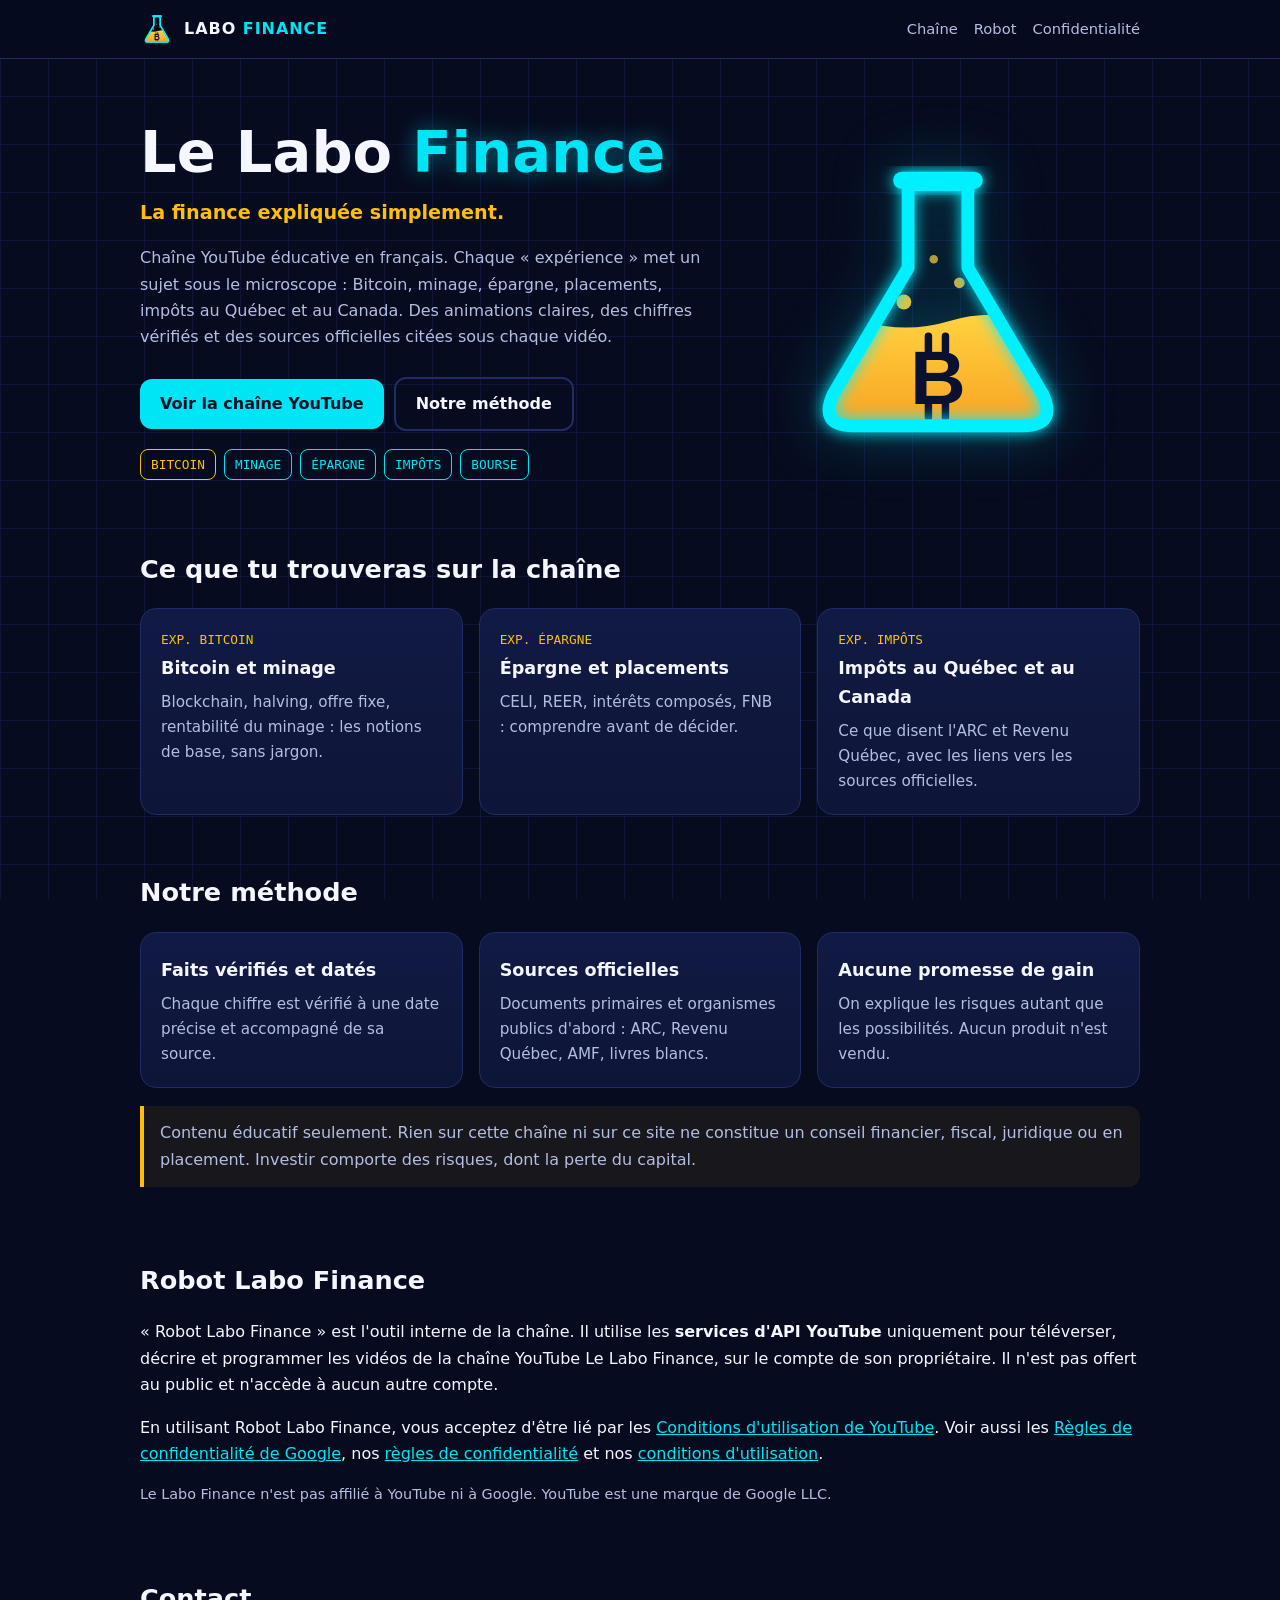
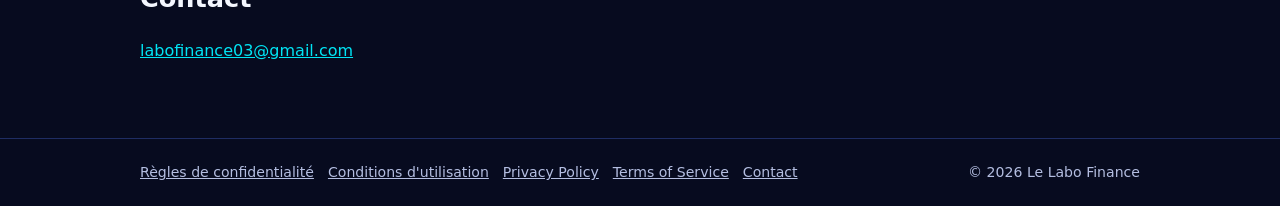
<file: index.html>
<!DOCTYPE html>
<html lang="fr">
<head>
<meta charset="utf-8">
<meta name="viewport" content="width=device-width, initial-scale=1">
<title>Le Labo Finance — La finance expliquée simplement</title>
<meta name="description" content="Le Labo Finance : la finance, le Bitcoin, le minage, l'épargne et les impôts expliqués simplement, avec des sources vérifiées.">
<link rel="icon" href="logo.svg" type="image/svg+xml">
<link rel="stylesheet" href="style.css">
</head>
<body>
<header class="top"><div class="in"><a class="brand" href="./"><img src="logo.svg" alt=""><b>LABO <span>FINANCE</span></b></a><nav><a href="./#chaine">Chaîne</a><a href="./#robot">Robot</a><a href="confidentialite.html">Confidentialité</a></nav></div></header>
<main>
<div class="hero">
 <div>
  <h1>Le Labo <span>Finance</span></h1>
  <p class="lead">La finance expliquée simplement.</p>
  <p>Chaîne YouTube éducative en français. Chaque « expérience » met un sujet sous le microscope : Bitcoin, minage, épargne, placements, impôts au Québec et au Canada. Des animations claires, des chiffres vérifiés et des sources officielles citées sous chaque vidéo.</p>
  <a class="btn p" href="https://www.youtube.com/@LeLaboFinance">Voir la chaîne YouTube</a><a class="btn s" href="#methode">Notre méthode</a>
  <div class="chips"><span class="chip g">BITCOIN</span><span class="chip">MINAGE</span><span class="chip">ÉPARGNE</span><span class="chip">IMPÔTS</span><span class="chip">BOURSE</span></div>
 </div>
 <img src="logo.svg" alt="Logo du Labo Finance : une fiole de laboratoire contenant le symbole du Bitcoin">
</div>
<section id="chaine">
 <h2>Ce que tu trouveras sur la chaîne</h2>
 <div class="cards">
  <div class="card"><div class="k">EXP. BITCOIN</div><h3>Bitcoin et minage</h3><p>Blockchain, halving, offre fixe, rentabilité du minage : les notions de base, sans jargon.</p></div>
  <div class="card"><div class="k">EXP. ÉPARGNE</div><h3>Épargne et placements</h3><p>CELI, REER, intérêts composés, FNB : comprendre avant de décider.</p></div>
  <div class="card"><div class="k">EXP. IMPÔTS</div><h3>Impôts au Québec et au Canada</h3><p>Ce que disent l'ARC et Revenu Québec, avec les liens vers les sources officielles.</p></div>
 </div>
</section>
<section id="methode">
 <h2>Notre méthode</h2>
 <div class="cards">
  <div class="card"><h3>Faits vérifiés et datés</h3><p>Chaque chiffre est vérifié à une date précise et accompagné de sa source.</p></div>
  <div class="card"><h3>Sources officielles</h3><p>Documents primaires et organismes publics d'abord : ARC, Revenu Québec, AMF, livres blancs.</p></div>
  <div class="card"><h3>Aucune promesse de gain</h3><p>On explique les risques autant que les possibilités. Aucun produit n'est vendu.</p></div>
 </div>
 <p class="note" style="margin-top:18px">Contenu éducatif seulement. Rien sur cette chaîne ni sur ce site ne constitue un conseil financier, fiscal, juridique ou en placement. Investir comporte des risques, dont la perte du capital.</p>
</section>
<section id="robot">
 <h2>Robot Labo Finance</h2>
 <p>« Robot Labo Finance » est l'outil interne de la chaîne. Il utilise les <strong>services d'API YouTube</strong> uniquement pour téléverser, décrire et programmer les vidéos de la chaîne YouTube Le Labo Finance, sur le compte de son propriétaire. Il n'est pas offert au public et n'accède à aucun autre compte.</p>
 <p>En utilisant Robot Labo Finance, vous acceptez d'être lié par les <a href="https://www.youtube.com/t/terms">Conditions d'utilisation de YouTube</a>. Voir aussi les <a href="https://policies.google.com/privacy">Règles de confidentialité de Google</a>, nos <a href="confidentialite.html">règles de confidentialité</a> et nos <a href="conditions.html">conditions d'utilisation</a>.</p>
 <p style="color:var(--soft);font-size:.9rem">Le Labo Finance n'est pas affilié à YouTube ni à Google. YouTube est une marque de Google LLC.</p>
</section>
<section id="contact">
 <h2>Contact</h2>
 <p><a href="mailto:labofinance03@gmail.com">labofinance03@gmail.com</a></p>
</section>
</main>
<footer><div class="in"><div><a href="confidentialite.html">Règles de confidentialité</a><a href="conditions.html">Conditions d'utilisation</a><a href="privacy.html">Privacy Policy</a><a href="terms.html">Terms of Service</a><a href="mailto:labofinance03@gmail.com">Contact</a></div><div>© 2026 Le Labo Finance</div></div></footer>
</body>
</html>
</file>
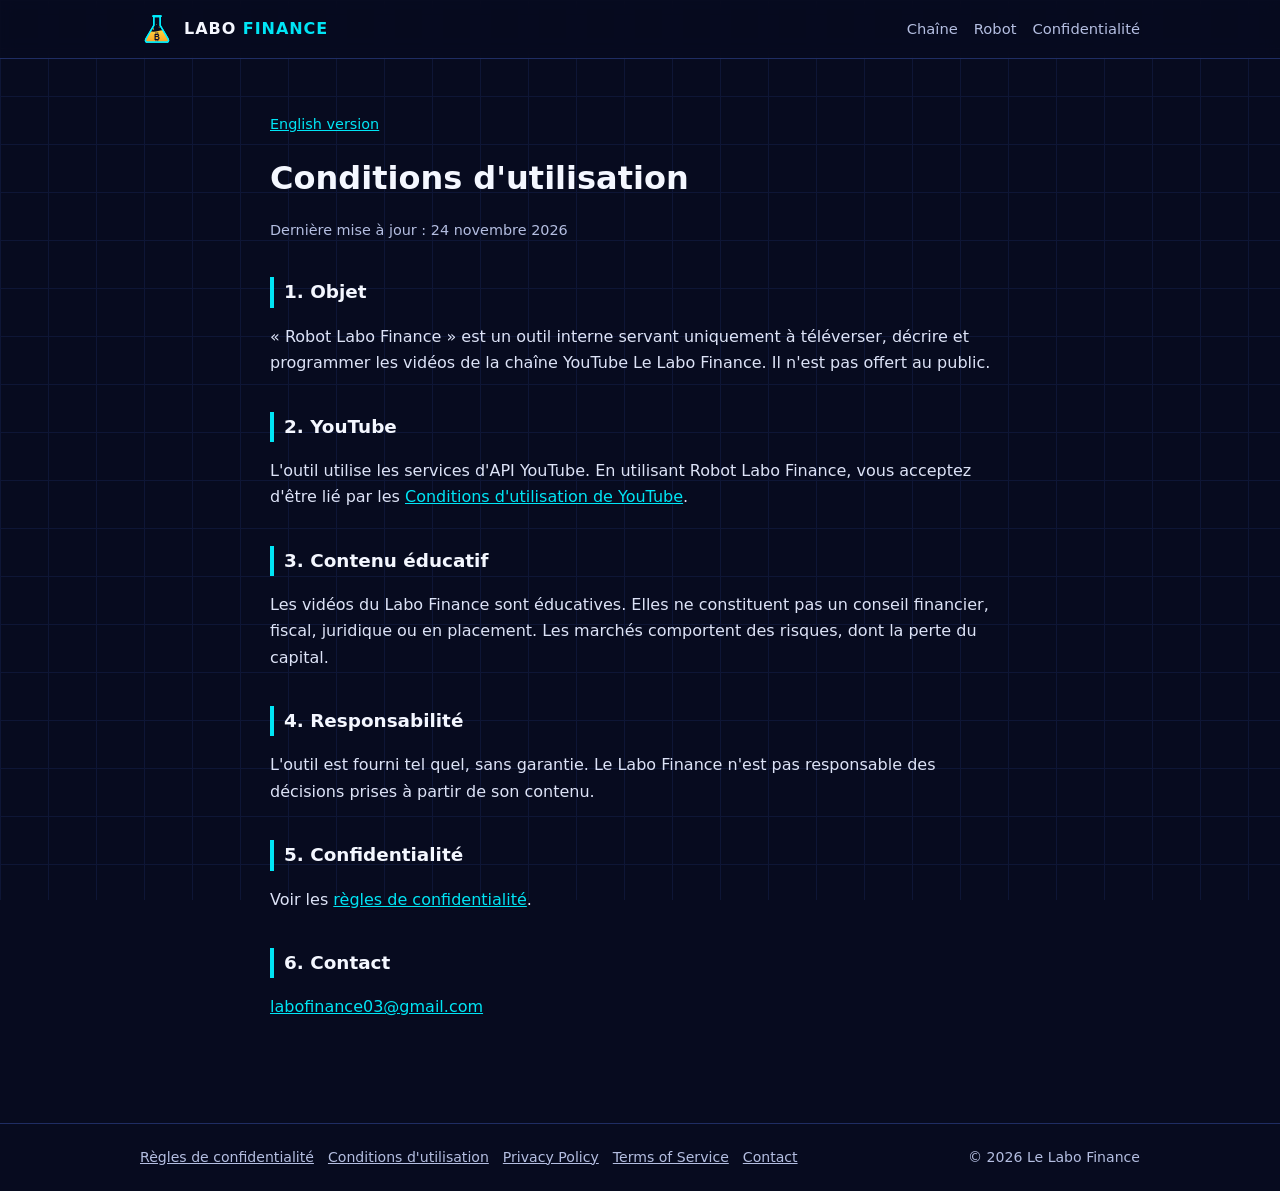
<file: conditions.html>
<!DOCTYPE html>
<html lang="fr">
<head>
<meta charset="utf-8">
<meta name="viewport" content="width=device-width, initial-scale=1">
<title>Conditions d'utilisation — Le Labo Finance</title>
<meta name="description" content="Le Labo Finance : la finance, le Bitcoin, le minage, l'épargne et les impôts expliqués simplement, avec des sources vérifiées.">
<link rel="icon" href="logo.svg" type="image/svg+xml">
<link rel="stylesheet" href="style.css">
</head>
<body>
<header class="top"><div class="in"><a class="brand" href="./"><img src="logo.svg" alt=""><b>LABO <span>FINANCE</span></b></a><nav><a href="./#chaine">Chaîne</a><a href="./#robot">Robot</a><a href="confidentialite.html">Confidentialité</a></nav></div></header>
<main class="doc">
<p class="lang"><a href="terms.html">English version</a></p>
<h1>Conditions d'utilisation</h1>
<p class="date">Dernière mise à jour : 24 novembre 2026</p>
<h2>1. Objet</h2>
<p>« Robot Labo Finance » est un outil interne servant uniquement à téléverser, décrire et programmer les vidéos de la chaîne YouTube Le Labo Finance. Il n'est pas offert au public.</p>
<h2>2. YouTube</h2>
<p>L'outil utilise les services d'API YouTube. En utilisant Robot Labo Finance, vous acceptez d'être lié par les <a href="https://www.youtube.com/t/terms">Conditions d'utilisation de YouTube</a>.</p>
<h2>3. Contenu éducatif</h2>
<p>Les vidéos du Labo Finance sont éducatives. Elles ne constituent pas un conseil financier, fiscal, juridique ou en placement. Les marchés comportent des risques, dont la perte du capital.</p>
<h2>4. Responsabilité</h2>
<p>L'outil est fourni tel quel, sans garantie. Le Labo Finance n'est pas responsable des décisions prises à partir de son contenu.</p>
<h2>5. Confidentialité</h2>
<p>Voir les <a href="confidentialite.html">règles de confidentialité</a>.</p>
<h2>6. Contact</h2>
<p><a href="mailto:labofinance03@gmail.com">labofinance03@gmail.com</a></p>
</main>
<footer><div class="in"><div><a href="confidentialite.html">Règles de confidentialité</a><a href="conditions.html">Conditions d'utilisation</a><a href="privacy.html">Privacy Policy</a><a href="terms.html">Terms of Service</a><a href="mailto:labofinance03@gmail.com">Contact</a></div><div>© 2026 Le Labo Finance</div></div></footer>
</body>
</html>
</file>
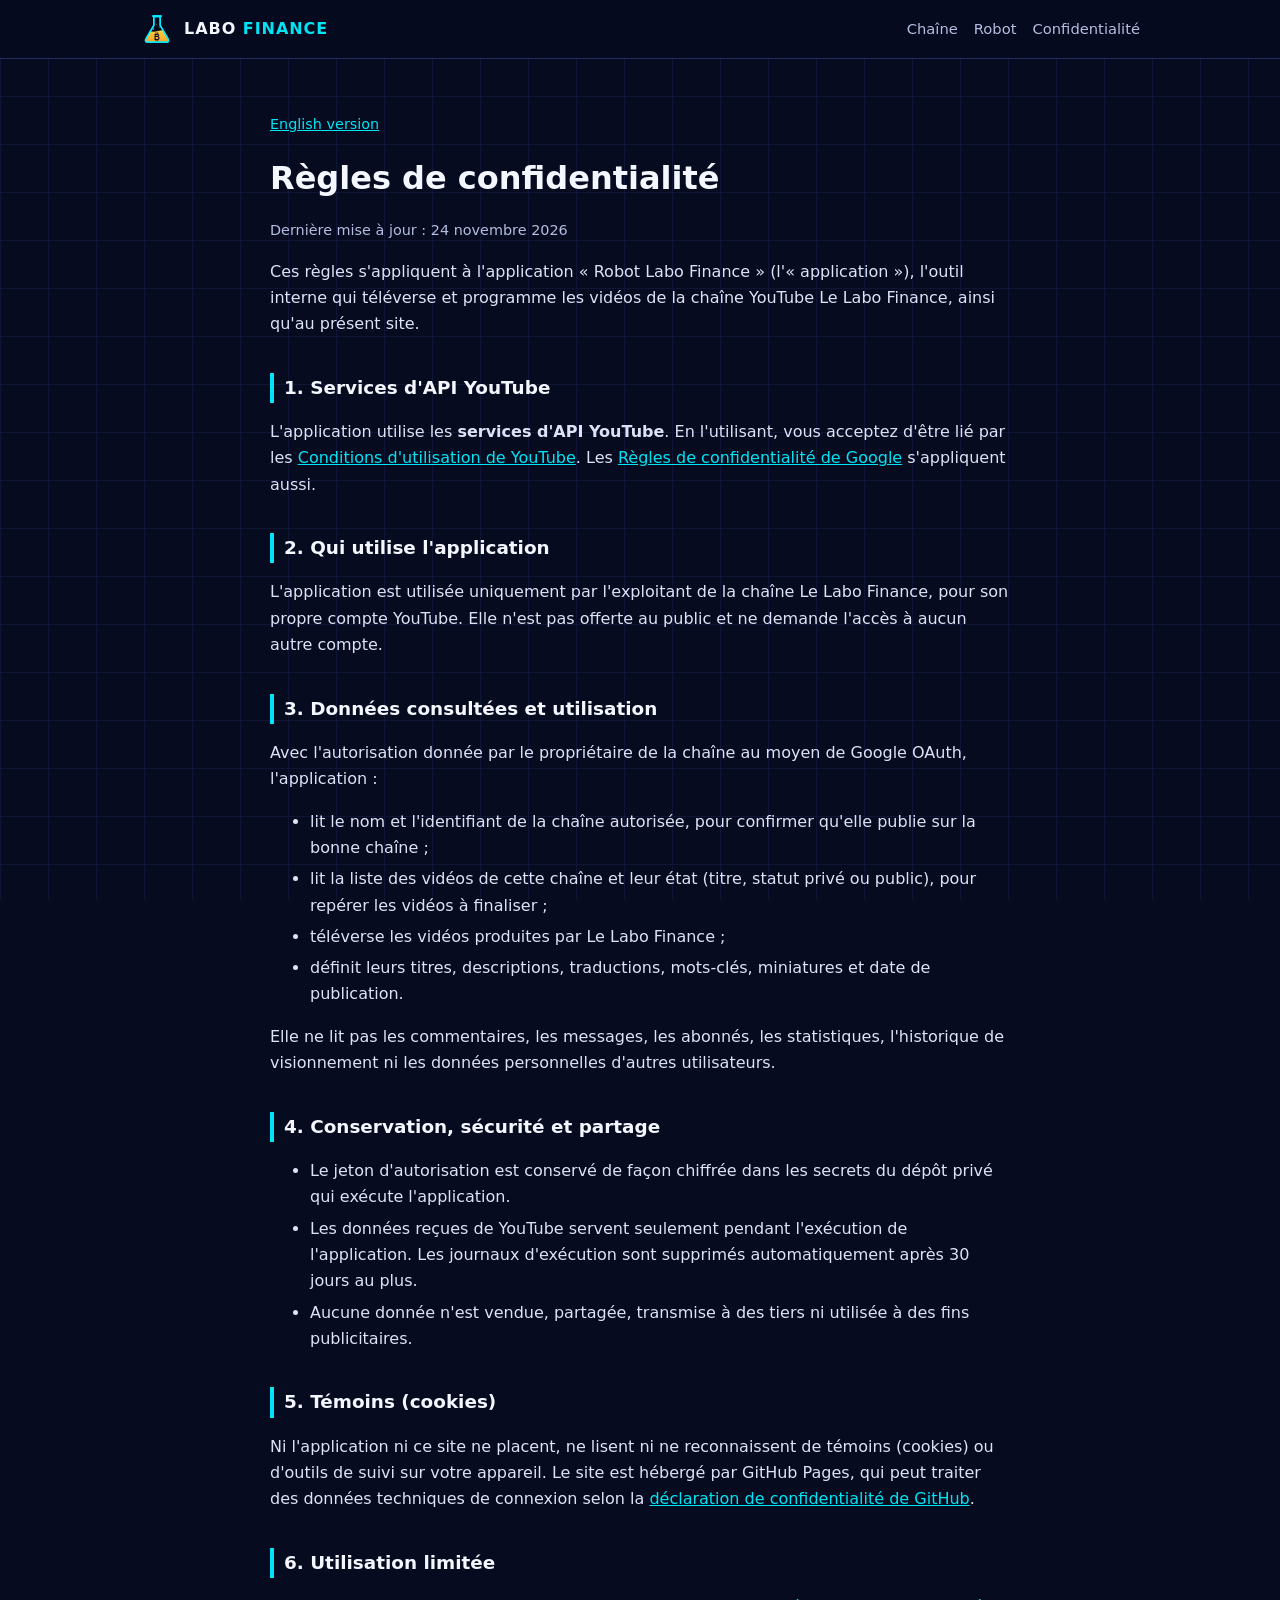
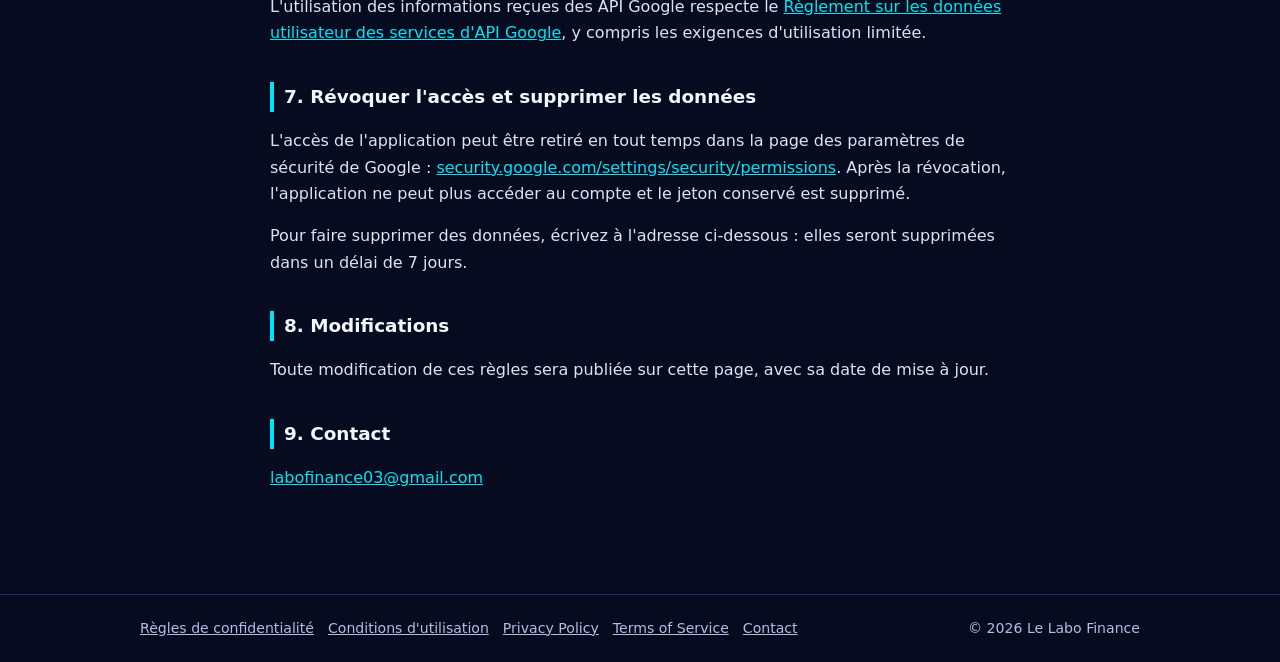
<file: confidentialite.html>
<!DOCTYPE html>
<html lang="fr">
<head>
<meta charset="utf-8">
<meta name="viewport" content="width=device-width, initial-scale=1">
<title>Règles de confidentialité — Le Labo Finance</title>
<meta name="description" content="Le Labo Finance : la finance, le Bitcoin, le minage, l'épargne et les impôts expliqués simplement, avec des sources vérifiées.">
<link rel="icon" href="logo.svg" type="image/svg+xml">
<link rel="stylesheet" href="style.css">
</head>
<body>
<header class="top"><div class="in"><a class="brand" href="./"><img src="logo.svg" alt=""><b>LABO <span>FINANCE</span></b></a><nav><a href="./#chaine">Chaîne</a><a href="./#robot">Robot</a><a href="confidentialite.html">Confidentialité</a></nav></div></header>
<main class="doc">
<p class="lang"><a href="privacy.html">English version</a></p>
<h1>Règles de confidentialité</h1>
<p class="date">Dernière mise à jour : 24 novembre 2026</p>
<p>Ces règles s'appliquent à l'application « Robot Labo Finance » (l'« application »), l'outil interne qui téléverse et programme les vidéos de la chaîne YouTube Le Labo Finance, ainsi qu'au présent site.</p>
<h2>1. Services d'API YouTube</h2>
<p>L'application utilise les <strong>services d'API YouTube</strong>. En l'utilisant, vous acceptez d'être lié par les <a href="https://www.youtube.com/t/terms">Conditions d'utilisation de YouTube</a>. Les <a href="https://policies.google.com/privacy">Règles de confidentialité de Google</a> s'appliquent aussi.</p>
<h2>2. Qui utilise l'application</h2>
<p>L'application est utilisée uniquement par l'exploitant de la chaîne Le Labo Finance, pour son propre compte YouTube. Elle n'est pas offerte au public et ne demande l'accès à aucun autre compte.</p>
<h2>3. Données consultées et utilisation</h2>
<p>Avec l'autorisation donnée par le propriétaire de la chaîne au moyen de Google OAuth, l'application :</p>
<ul>
<li>lit le nom et l'identifiant de la chaîne autorisée, pour confirmer qu'elle publie sur la bonne chaîne ;</li>
<li>lit la liste des vidéos de cette chaîne et leur état (titre, statut privé ou public), pour repérer les vidéos à finaliser ;</li>
<li>téléverse les vidéos produites par Le Labo Finance ;</li>
<li>définit leurs titres, descriptions, traductions, mots-clés, miniatures et date de publication.</li>
</ul>
<p>Elle ne lit pas les commentaires, les messages, les abonnés, les statistiques, l'historique de visionnement ni les données personnelles d'autres utilisateurs.</p>
<h2>4. Conservation, sécurité et partage</h2>
<ul>
<li>Le jeton d'autorisation est conservé de façon chiffrée dans les secrets du dépôt privé qui exécute l'application.</li>
<li>Les données reçues de YouTube servent seulement pendant l'exécution de l'application. Les journaux d'exécution sont supprimés automatiquement après 30 jours au plus.</li>
<li>Aucune donnée n'est vendue, partagée, transmise à des tiers ni utilisée à des fins publicitaires.</li>
</ul>
<h2>5. Témoins (cookies)</h2>
<p>Ni l'application ni ce site ne placent, ne lisent ni ne reconnaissent de témoins (cookies) ou d'outils de suivi sur votre appareil. Le site est hébergé par GitHub Pages, qui peut traiter des données techniques de connexion selon la <a href="https://docs.github.com/fr/site-policy/privacy-policies/github-general-privacy-statement">déclaration de confidentialité de GitHub</a>.</p>
<h2>6. Utilisation limitée</h2>
<p>L'utilisation des informations reçues des API Google respecte le <a href="https://developers.google.com/terms/api-services-user-data-policy">Règlement sur les données utilisateur des services d'API Google</a>, y compris les exigences d'utilisation limitée.</p>
<h2>7. Révoquer l'accès et supprimer les données</h2>
<p>L'accès de l'application peut être retiré en tout temps dans la page des paramètres de sécurité de Google : <a href="https://security.google.com/settings/security/permissions">security.google.com/settings/security/permissions</a>. Après la révocation, l'application ne peut plus accéder au compte et le jeton conservé est supprimé.</p>
<p>Pour faire supprimer des données, écrivez à l'adresse ci-dessous : elles seront supprimées dans un délai de 7 jours.</p>
<h2>8. Modifications</h2>
<p>Toute modification de ces règles sera publiée sur cette page, avec sa date de mise à jour.</p>
<h2>9. Contact</h2>
<p><a href="mailto:labofinance03@gmail.com">labofinance03@gmail.com</a></p>
</main>
<footer><div class="in"><div><a href="confidentialite.html">Règles de confidentialité</a><a href="conditions.html">Conditions d'utilisation</a><a href="privacy.html">Privacy Policy</a><a href="terms.html">Terms of Service</a><a href="mailto:labofinance03@gmail.com">Contact</a></div><div>© 2026 Le Labo Finance</div></div></footer>
</body>
</html>
</file>
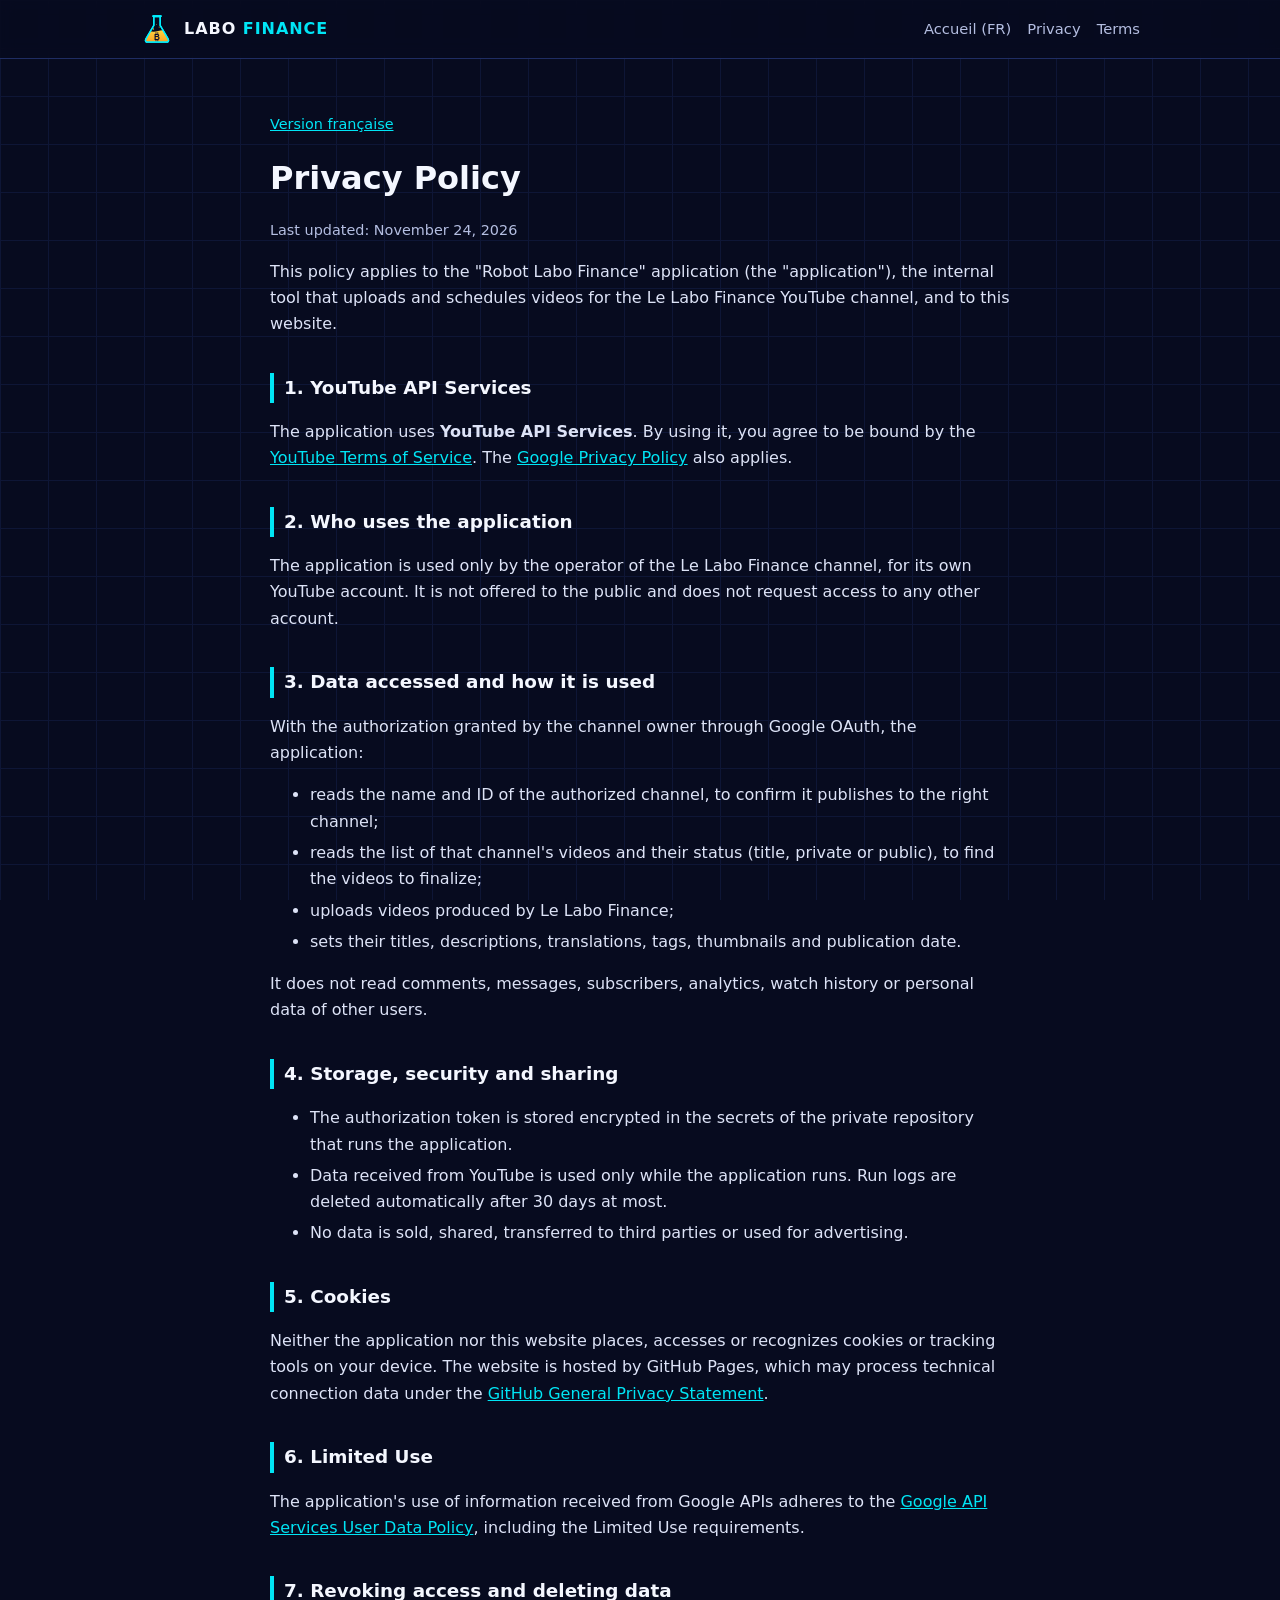
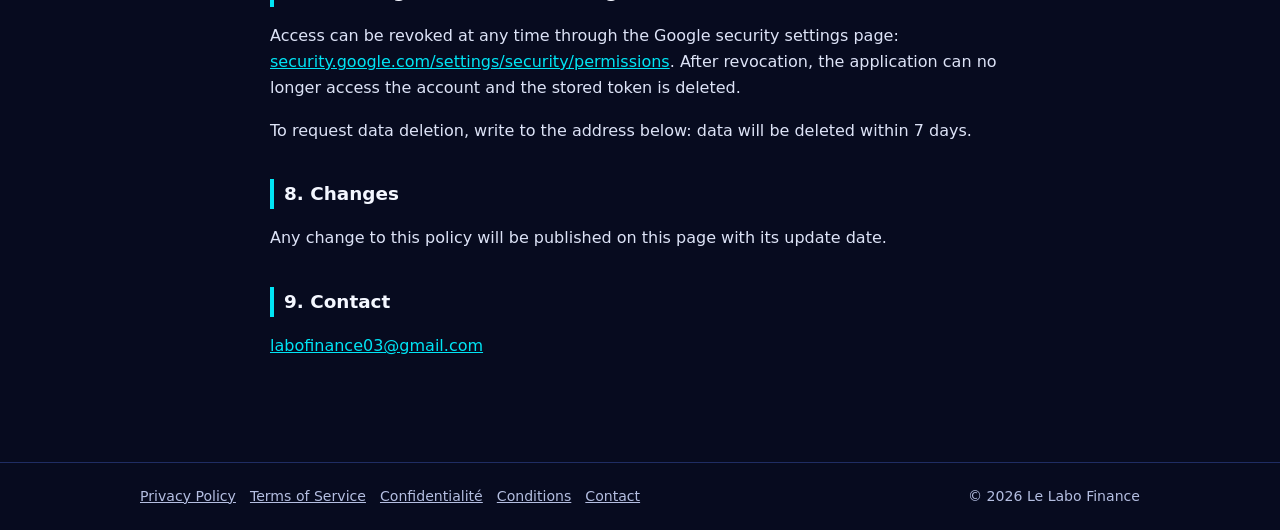
<file: privacy.html>
<!DOCTYPE html>
<html lang="en">
<head>
<meta charset="utf-8">
<meta name="viewport" content="width=device-width, initial-scale=1">
<title>Privacy Policy — Le Labo Finance</title>
<meta name="description" content="Le Labo Finance : la finance, le Bitcoin, le minage, l'épargne et les impôts expliqués simplement, avec des sources vérifiées.">
<link rel="icon" href="logo.svg" type="image/svg+xml">
<link rel="stylesheet" href="style.css">
</head>
<body>
<header class="top"><div class="in"><a class="brand" href="./"><img src="logo.svg" alt=""><b>LABO <span>FINANCE</span></b></a><nav><a href="./">Accueil (FR)</a><a href="privacy.html">Privacy</a><a href="terms.html">Terms</a></nav></div></header>
<main class="doc">
<p class="lang"><a href="confidentialite.html">Version française</a></p>
<h1>Privacy Policy</h1>
<p class="date">Last updated: November 24, 2026</p>
<p>This policy applies to the "Robot Labo Finance" application (the "application"), the internal tool that uploads and schedules videos for the Le Labo Finance YouTube channel, and to this website.</p>
<h2>1. YouTube API Services</h2>
<p>The application uses <strong>YouTube API Services</strong>. By using it, you agree to be bound by the <a href="https://www.youtube.com/t/terms">YouTube Terms of Service</a>. The <a href="https://policies.google.com/privacy">Google Privacy Policy</a> also applies.</p>
<h2>2. Who uses the application</h2>
<p>The application is used only by the operator of the Le Labo Finance channel, for its own YouTube account. It is not offered to the public and does not request access to any other account.</p>
<h2>3. Data accessed and how it is used</h2>
<p>With the authorization granted by the channel owner through Google OAuth, the application:</p>
<ul>
<li>reads the name and ID of the authorized channel, to confirm it publishes to the right channel;</li>
<li>reads the list of that channel's videos and their status (title, private or public), to find the videos to finalize;</li>
<li>uploads videos produced by Le Labo Finance;</li>
<li>sets their titles, descriptions, translations, tags, thumbnails and publication date.</li>
</ul>
<p>It does not read comments, messages, subscribers, analytics, watch history or personal data of other users.</p>
<h2>4. Storage, security and sharing</h2>
<ul>
<li>The authorization token is stored encrypted in the secrets of the private repository that runs the application.</li>
<li>Data received from YouTube is used only while the application runs. Run logs are deleted automatically after 30 days at most.</li>
<li>No data is sold, shared, transferred to third parties or used for advertising.</li>
</ul>
<h2>5. Cookies</h2>
<p>Neither the application nor this website places, accesses or recognizes cookies or tracking tools on your device. The website is hosted by GitHub Pages, which may process technical connection data under the <a href="https://docs.github.com/en/site-policy/privacy-policies/github-general-privacy-statement">GitHub General Privacy Statement</a>.</p>
<h2>6. Limited Use</h2>
<p>The application's use of information received from Google APIs adheres to the <a href="https://developers.google.com/terms/api-services-user-data-policy">Google API Services User Data Policy</a>, including the Limited Use requirements.</p>
<h2>7. Revoking access and deleting data</h2>
<p>Access can be revoked at any time through the Google security settings page: <a href="https://security.google.com/settings/security/permissions">security.google.com/settings/security/permissions</a>. After revocation, the application can no longer access the account and the stored token is deleted.</p>
<p>To request data deletion, write to the address below: data will be deleted within 7 days.</p>
<h2>8. Changes</h2>
<p>Any change to this policy will be published on this page with its update date.</p>
<h2>9. Contact</h2>
<p><a href="mailto:labofinance03@gmail.com">labofinance03@gmail.com</a></p>
</main>
<footer><div class="in"><div><a href="privacy.html">Privacy Policy</a><a href="terms.html">Terms of Service</a><a href="confidentialite.html">Confidentialité</a><a href="conditions.html">Conditions</a><a href="mailto:labofinance03@gmail.com">Contact</a></div><div>© 2026 Le Labo Finance</div></div></footer>
</body>
</html>
</file>
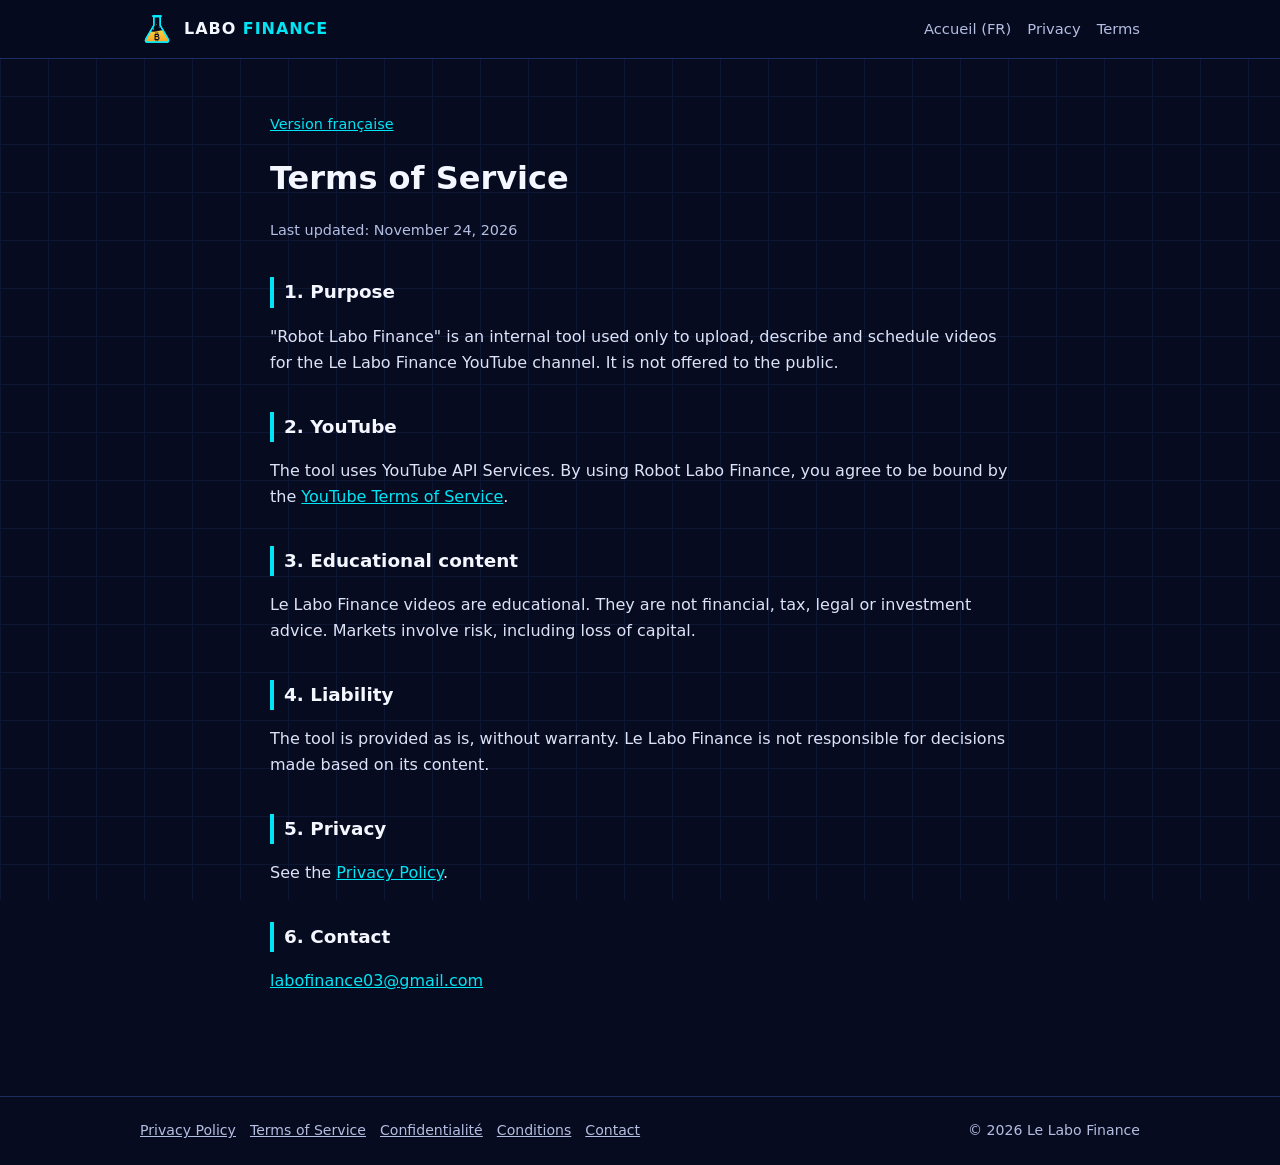
<file: terms.html>
<!DOCTYPE html>
<html lang="en">
<head>
<meta charset="utf-8">
<meta name="viewport" content="width=device-width, initial-scale=1">
<title>Terms of Service — Le Labo Finance</title>
<meta name="description" content="Le Labo Finance : la finance, le Bitcoin, le minage, l'épargne et les impôts expliqués simplement, avec des sources vérifiées.">
<link rel="icon" href="logo.svg" type="image/svg+xml">
<link rel="stylesheet" href="style.css">
</head>
<body>
<header class="top"><div class="in"><a class="brand" href="./"><img src="logo.svg" alt=""><b>LABO <span>FINANCE</span></b></a><nav><a href="./">Accueil (FR)</a><a href="privacy.html">Privacy</a><a href="terms.html">Terms</a></nav></div></header>
<main class="doc">
<p class="lang"><a href="conditions.html">Version française</a></p>
<h1>Terms of Service</h1>
<p class="date">Last updated: November 24, 2026</p>
<h2>1. Purpose</h2>
<p>"Robot Labo Finance" is an internal tool used only to upload, describe and schedule videos for the Le Labo Finance YouTube channel. It is not offered to the public.</p>
<h2>2. YouTube</h2>
<p>The tool uses YouTube API Services. By using Robot Labo Finance, you agree to be bound by the <a href="https://www.youtube.com/t/terms">YouTube Terms of Service</a>.</p>
<h2>3. Educational content</h2>
<p>Le Labo Finance videos are educational. They are not financial, tax, legal or investment advice. Markets involve risk, including loss of capital.</p>
<h2>4. Liability</h2>
<p>The tool is provided as is, without warranty. Le Labo Finance is not responsible for decisions made based on its content.</p>
<h2>5. Privacy</h2>
<p>See the <a href="privacy.html">Privacy Policy</a>.</p>
<h2>6. Contact</h2>
<p><a href="mailto:labofinance03@gmail.com">labofinance03@gmail.com</a></p>
</main>
<footer><div class="in"><div><a href="privacy.html">Privacy Policy</a><a href="terms.html">Terms of Service</a><a href="confidentialite.html">Confidentialité</a><a href="conditions.html">Conditions</a><a href="mailto:labofinance03@gmail.com">Contact</a></div><div>© 2026 Le Labo Finance</div></div></footer>
</body>
</html>
</file>
<file: style.css>
:root{--bg:#070b1f;--bg2:#0e1538;--card:#111a44;--line:#1f2d63;--ink:#f4f7ff;--soft:#b4bee1;--cyan:#00e5f5;--gold:#ffbe0b;--mag:#ff3cc8}
*{box-sizing:border-box}
html{scroll-behavior:smooth}
body{margin:0;font-family:Inter,system-ui,-apple-system,"Segoe UI",Roboto,sans-serif;background:var(--bg);color:var(--ink);line-height:1.65}
body::before{content:"";position:fixed;inset:0;z-index:-1;background-image:linear-gradient(var(--line) 1px,transparent 1px),linear-gradient(90deg,var(--line) 1px,transparent 1px);background-size:48px 48px;opacity:.35}
a{color:var(--cyan)}
.top{position:sticky;top:0;z-index:5;background:rgba(7,11,31,.88);backdrop-filter:blur(8px);border-bottom:1px solid var(--line)}
.top .in{max-width:1040px;margin:0 auto;padding:12px 20px;display:flex;align-items:center;justify-content:space-between;gap:12px}
.brand{display:flex;align-items:center;gap:10px;color:var(--ink);text-decoration:none;font-weight:800;letter-spacing:.06em}
.brand img{width:34px;height:34px}.brand span{color:var(--cyan)}
.top nav a{color:var(--soft);text-decoration:none;font-size:.92rem;margin-left:16px}.top nav a:hover{color:var(--ink)}
.hero{max-width:1040px;margin:0 auto;padding:64px 20px 40px;display:grid;grid-template-columns:1.4fr 1fr;gap:32px;align-items:center}
.hero h1{font-size:clamp(2.2rem,6vw,3.6rem);line-height:1.05;margin:0 0 14px;font-weight:800}
.hero h1 span{color:var(--cyan);text-shadow:0 0 22px rgba(0,229,245,.45)}
.hero .lead{font-size:1.2rem;color:var(--gold);font-weight:700;margin:0 0 12px}
.hero p{color:var(--soft)}
.hero img{width:100%;max-width:320px;justify-self:center;filter:drop-shadow(0 0 30px rgba(0,229,245,.25))}
.btn{display:inline-block;margin:10px 10px 0 0;padding:12px 20px;border-radius:12px;font-weight:700;text-decoration:none}
.btn.p{background:var(--cyan);color:#061024}.btn.s{border:2px solid var(--line);color:var(--ink)}
.chips{display:flex;flex-wrap:wrap;gap:8px;margin:18px 0 0}
.chip{font-family:"DejaVu Sans Mono",ui-monospace,monospace;font-size:.8rem;padding:4px 10px;border:1px solid var(--cyan);border-radius:8px;color:var(--cyan)}
.chip.g{border-color:var(--gold);color:var(--gold)}
section{max-width:1040px;margin:0 auto;padding:28px 20px}
section>h2{font-size:1.6rem;margin:0 0 18px}
.cards{display:grid;grid-template-columns:repeat(3,1fr);gap:16px}
.card{background:linear-gradient(180deg,var(--card),var(--bg2));border:1px solid var(--line);border-radius:16px;padding:20px}
.card h3{margin:.2em 0 .4em;font-size:1.1rem}.card p{margin:0;color:var(--soft);font-size:.95rem}
.card .k{font-family:"DejaVu Sans Mono",ui-monospace,monospace;color:var(--gold);font-size:.8rem}
.note{border-left:4px solid var(--gold);background:rgba(255,190,11,.07);padding:14px 16px;border-radius:0 12px 12px 0;color:var(--soft)}
.doc{max-width:780px;margin:0 auto;padding:40px 20px 56px}
.doc h1{font-size:2rem;margin:.2em 0 .3em}.doc .date{color:var(--soft);font-size:.9rem}
.doc h2{font-size:1.15rem;margin-top:1.9em;padding-left:10px;border-left:4px solid var(--cyan)}
.doc li{margin:.3em 0}.doc p,.doc li{color:#dde3f7}
.lang{font-size:.9rem}
footer{border-top:1px solid var(--line);margin-top:30px}
footer .in{max-width:1040px;margin:0 auto;padding:22px 20px;display:flex;flex-wrap:wrap;gap:10px 18px;justify-content:space-between;color:var(--soft);font-size:.88rem}
footer a{color:var(--soft);margin-right:14px}
@media(max-width:760px){.hero{grid-template-columns:1fr;padding-top:36px}.hero img{max-width:180px;grid-row:1}.cards{grid-template-columns:1fr}.top nav a{margin-left:10px;font-size:.85rem}.top nav a:not(:last-child){display:none}}
</file>
